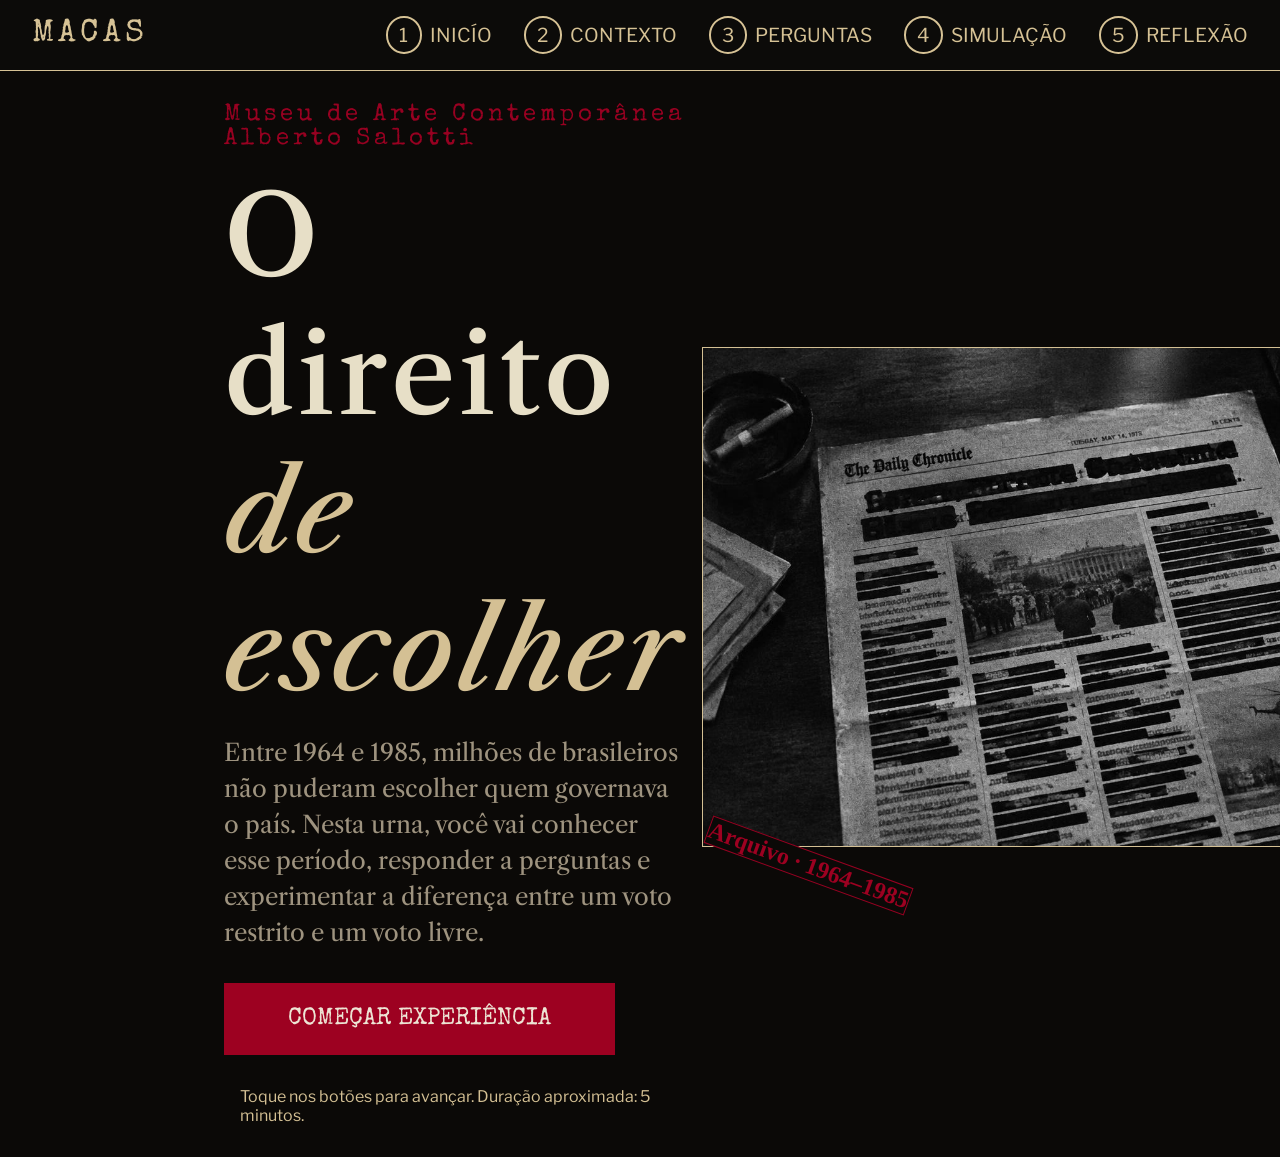
<file: index.html>
<!doctype html>
<html lang="pt-br">
  <head>
    <meta charset="UTF-8" />
    <meta name="viewport" content="width=device-width, initial-scale=1.0" />
    <link rel="stylesheet" href="styles.css" />
    <link rel="icon" href="img/punho-para-cima.png" type="image/png" />
    <link rel="preconnect" href="https://fonts.googleapis.com" />
    <link rel="preconnect" href="https://fonts.gstatic.com" crossorigin />
    <link
      href="https://fonts.googleapis.com/css2?family=Libre+Caslon+Text:ital,wght@0,400;0,700;1,400&family=Libre+Franklin:ital,wght@0,100..900;1,100..900&family=Poppins:ital,wght@0,100;0,200;0,300;0,400;0,500;0,600;0,700;0,800;0,900;1,100;1,200;1,300;1,400;1,500;1,600;1,700;1,800;1,900&family=Special+Elite&display=swap"
      rel="stylesheet"
    />
    <title>MACAS</title>
  </head>
  <body>
    <header>
      <h1>MACAS</h1>
      <div class="itens">
        <div class="iten">
          <p class="circulo">1</p>
          <p>INICÍO</p>
        </div>
        <div class="iten">
          <p class="circulo">2</p>
          <p>CONTEXTO</p>
        </div>
        <div class="iten">
          <p class="circulo">3</p>
          <p>PERGUNTAS</p>
        </div>
        <div class="iten">
          <p class="circulo">4</p>
          <p>SIMULAÇÃO</p>
        </div>
        <div class="iten">
          <p class="circulo">5</p>
          <p>REFLEXÃO</p>
        </div>
      </div>
    </header>
    <main>
      <section class="parte1">
        <div class="direita">
          <p class="museu">Museu de Arte Contemporânea Alberto Salotti</p>
          <h1>O direito <br /><span>de escolher</span></h1>
          <h2>
            Entre 1964 e 1985, milhões de brasileiros não puderam escolher quem
            governava o país. Nesta urna, você vai conhecer esse período,
            responder a perguntas e experimentar a diferença entre um voto
            restrito e um voto livre.
          </h2>
          <a href="contexto.html" class="começar"><button>COMEÇAR EXPERIÊNCIA</button></a>
          <p class="des">
            Toque nos botões para avançar. Duração aproximada: 5 minutos.
          </p>
        </div>

        <div class="esquerda">
          <img src="img/censura-arquivo-BEOPoXmY.jpg" alt="" />
          <h1>Arquivo · 1964–1985</h1>
        </div>
      </section>
    </main>
    <footer></footer>
    <script src="script.js"></script>
  </body>
</html>
</file>
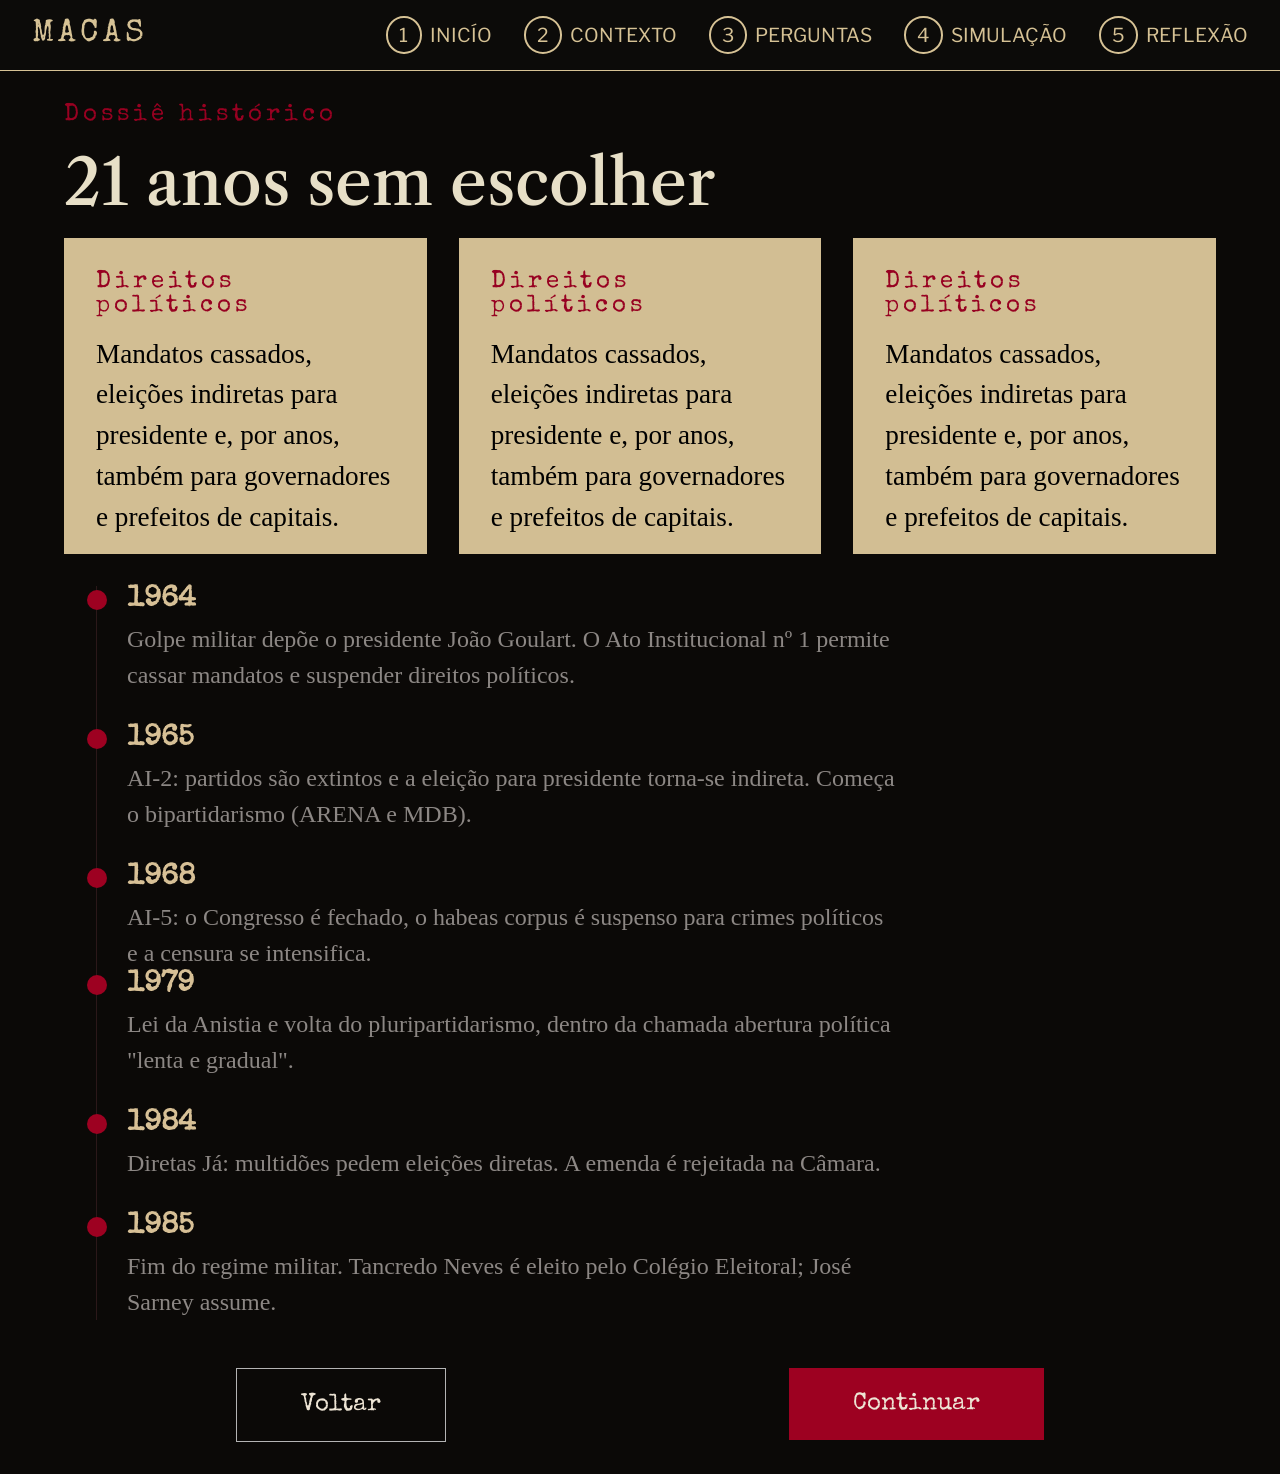
<file: contexto.html>
<!doctype html>
<html lang="en">
  <head>
    <meta charset="UTF-8" />
    <meta name="viewport" content="width=device-width, initial-scale=1.0" />
    <link rel="stylesheet" href="styles.css" />
    <link rel="icon" href="img/punho-para-cima.png" type="image/png" />
    <link rel="preconnect" href="https://fonts.googleapis.com" />
    <link rel="preconnect" href="https://fonts.gstatic.com" crossorigin />
    <link
      href="https://fonts.googleapis.com/css2?family=Libre+Caslon+Text:ital,wght@0,400;0,700;1,400&family=Libre+Franklin:ital,wght@0,100..900;1,100..900&family=Poppins:ital,wght@0,100;0,200;0,300;0,400;0,500;0,600;0,700;0,800;0,900;1,100;1,200;1,300;1,400;1,500;1,600;1,700;1,800;1,900&family=Special+Elite&display=swap"
      rel="stylesheet"
    />
    <title>MACAS</title>
  </head>
  <body>
    <header>
      <h1>MACAS</h1>
      <div class="itens">
        <div class="iten">
          <p class="circulo">1</p>
          <p>INICÍO</p>
        </div>
        <div class="iten">
          <p class="circulo">2</p>
          <p>CONTEXTO</p>
        </div>
        <div class="iten">
          <p class="circulo">3</p>
          <p>PERGUNTAS</p>
        </div>
        <div class="iten">
          <p class="circulo">4</p>
          <p>SIMULAÇÃO</p>
        </div>
        <div class="iten">
          <p class="circulo">5</p>
          <p>REFLEXÃO</p>
        </div>
      </div>
    </header>
    <main>
      <section class="parte2">
        <p class="dosie">Dossiê histórico</p>
        <h1>21 anos sem escolher</h1>
        <div class="cards">
          <div class="card">
            <h2>Direitos políticos</h2>
            <p>
              Mandatos cassados, eleições indiretas para presidente e, por anos,
              também para governadores e prefeitos de capitais.
            </p>
          </div>
          <div class="card">
            <h2>Direitos políticos</h2>
            <p>
              Mandatos cassados, eleições indiretas para presidente e, por anos,
              também para governadores e prefeitos de capitais.
            </p>
          </div>
          <div class="card">
            <h2>Direitos políticos</h2>
            <p>
              Mandatos cassados, eleições indiretas para presidente e, por anos,
              também para governadores e prefeitos de capitais.
            </p>
          </div>
        </div>
         <div class="timeline">
    <div class="timeline-item">
      <h3 class="timeline-year">1964</h3>
      <p class="timeline-text">
        Golpe militar depõe o presidente João Goulart. O Ato Institucional nº 1 permite cassar mandatos e suspender direitos políticos.
      </p>
    </div>

    <div class="timeline-item">
      <h3 class="timeline-year">1965</h3>
      <p class="timeline-text">
        AI-2: partidos são extintos e a eleição para presidente torna-se indireta. Começa o bipartidarismo (ARENA e MDB).
      </p>
    </div>

    <div class="timeline-item">
      <h3 class="timeline-year">1968</h3>
      <p class="timeline-text">
        AI-5: o Congresso é fechado, o habeas corpus é suspenso para crimes políticos e a censura se intensifica.
      </p>
       <div class="timeline-item">
      <h3 class="timeline-year">1979</h3>
      <p class="timeline-text">
        Lei da Anistia e volta do pluripartidarismo, dentro da chamada abertura política "lenta e gradual".
      </p>
    </div>
     <div class="timeline-item">
      <h3 class="timeline-year">1984</h3>
      <p class="timeline-text">
        Diretas Já: multidões pedem eleições diretas. A emenda é rejeitada na Câmara.
      </p>
    </div>
     <div class="timeline-item">
      <h3 class="timeline-year">1985</h3>
      <p class="timeline-text">
        Fim do regime militar. Tancredo Neves é eleito pelo Colégio Eleitoral; José Sarney assume.
      </p>
    </div>
    </div>
  </div>
        <div class="buttoes">
          <a href="index.html"><button class="voltar">Voltar</button></a>
          <a href="pergunta.html"><button class="continuar">Continuar</button></a>
        </div>
      </section>
    </main>
    <script src="script.js"></script>
  </body>
</html>
</file>
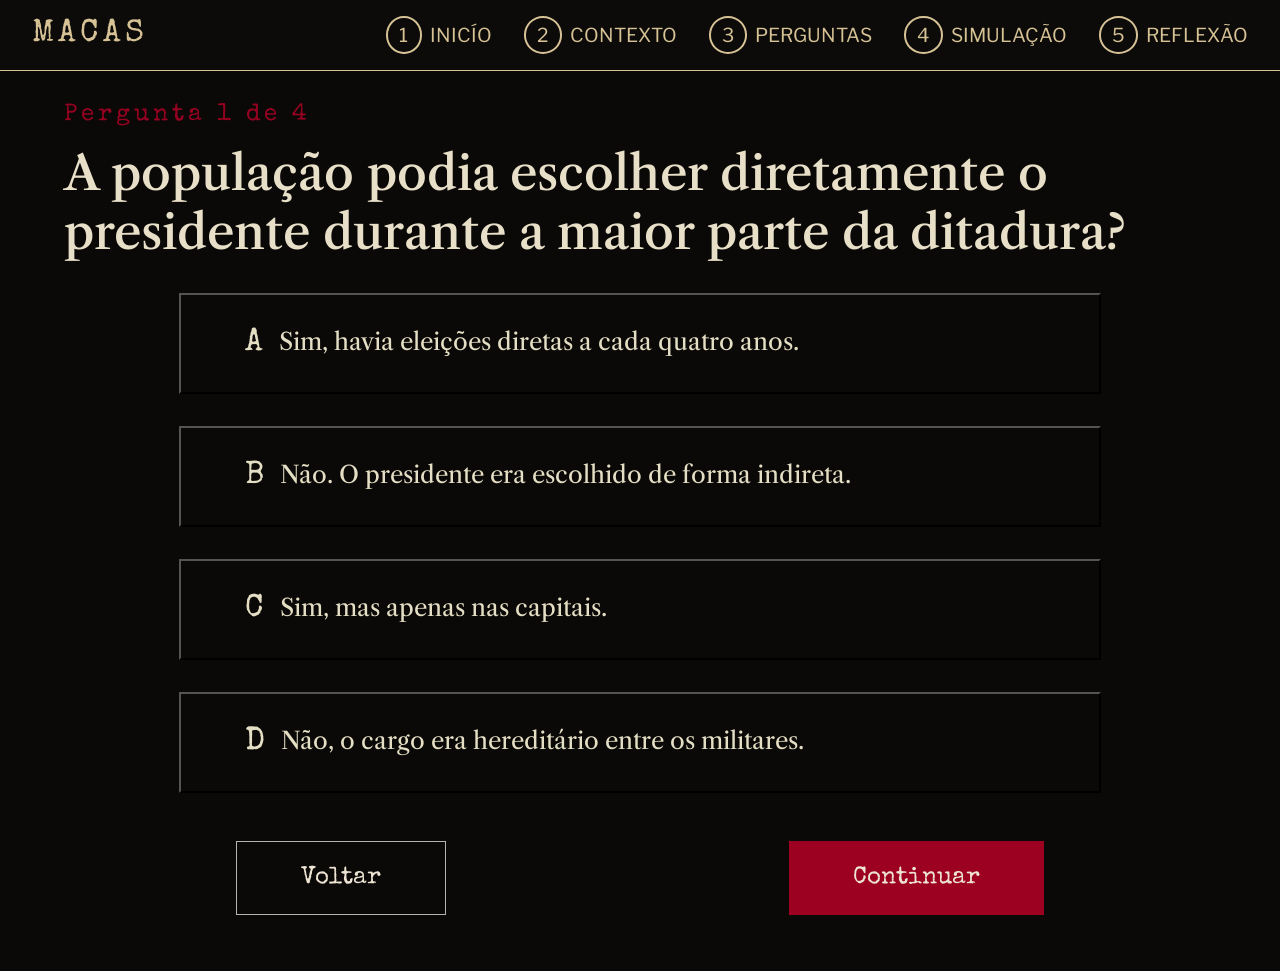
<file: pergunta.html>
<!doctype html>
<html lang="en">
  <head>
    <meta charset="UTF-8" />
    <meta name="viewport" content="width=device-width, initial-scale=1.0" />
    <link rel="stylesheet" href="styles.css" />
    <link rel="icon" href="img/punho-para-cima.png" type="image/png" />
    <link rel="preconnect" href="https://fonts.googleapis.com" />
    <link rel="preconnect" href="https://fonts.gstatic.com" crossorigin />
    <link
      href="https://fonts.googleapis.com/css2?family=Libre+Caslon+Text:ital,wght@0,400;0,700;1,400&family=Libre+Franklin:ital,wght@0,100..900;1,100..900&family=Poppins:ital,wght@0,100;0,200;0,300;0,400;0,500;0,600;0,700;0,800;0,900;1,100;1,200;1,300;1,400;1,500;1,600;1,700;1,800;1,900&family=Special+Elite&display=swap"
      rel="stylesheet"
    />
     <title>MACAS</title>
  </head>
  <body>
    <header>
      <h1>MACAS</h1>
      <div class="itens">
        <div class="iten">
          <p class="circulo">1</p>
          <p>INICÍO</p>
        </div>
        <div class="iten">
          <p class="circulo">2</p>
          <p>CONTEXTO</p>
        </div>
        <div class="iten">
          <p class="circulo">3</p>
          <p>PERGUNTAS</p>
        </div>
        <div class="iten">
          <p class="circulo">4</p>
          <p>SIMULAÇÃO</p>
        </div>
        <div class="iten">
          <p class="circulo">5</p>
          <p>REFLEXÃO</p>
        </div>
      </div>
    </header>

    <main>
      <section class="parte3" id="pergunta1">
        <p id="QP" class="dosie">Pergunta 1 de 4</p>
        <h1 id="pergunta">
          A população podia escolher diretamente o presidente durante a maior
          parte da ditadura?
        </h1>
        <button id="opcao1" class="opcao"><span>A</span>Sim, havia eleições diretas a cada quatro anos.</button>
        <button id="opcao2" class="opcao"><span>B</span>Não. O presidente era escolhido de forma indireta.</button>
        <button id="opcao3" class="opcao"><span>C</span>Sim, mas apenas nas capitais.</button>
        <button id="opcao4" class="opcao"><span>D</span>Não, o cargo era hereditário entre os militares.</button>
        <div id="explica">
            <p class="explicacao" id="texto"></p>
          
        </div>
        <div class="buttoes">
          <a href="contexto.html"><button class="voltar">Voltar</button></a>
          <button id="proximo" class="continuar">Continuar</button>
        </div>
        
      </section>
    </main>
    <script src="script.js"></script>
  </body>
</html>
</file>
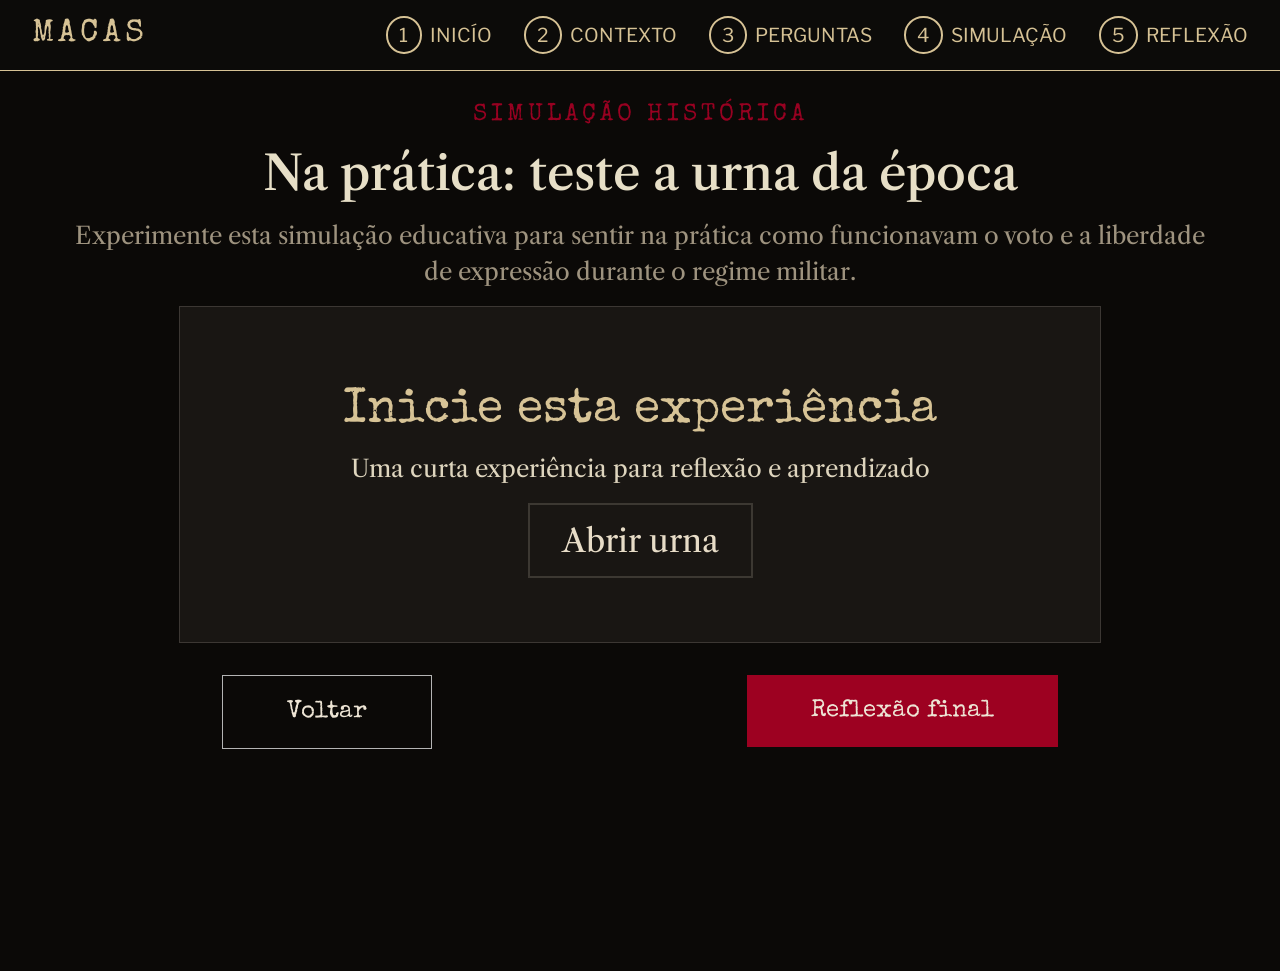
<file: simulacao.html>
<!doctype html>
<html lang="en">
  <head>
    <meta charset="UTF-8" />
    <meta name="viewport" content="width=device-width, initial-scale=1.0" />
    <link rel="stylesheet" href="styles.css" />
    <link rel="icon" href="img/punho-para-cima.png" type="image/png" />
    <link rel="preconnect" href="https://fonts.googleapis.com" />
    <link rel="preconnect" href="https://fonts.gstatic.com" crossorigin />
    <link
      href="https://fonts.googleapis.com/css2?family=Libre+Caslon+Text:ital,wght@0,400;0,700;1,400&family=Libre+Franklin:ital,wght@0,100..900;1,100..900&family=Poppins:ital,wght@0,100;0,200;0,300;0,400;0,500;0,600;0,700;0,800;0,900;1,100;1,200;1,300;1,400;1,500;1,600;1,700;1,800;1,900&family=Special+Elite&display=swap"
      rel="stylesheet"
    />
     <title>MACAS</title>
  </head>
  <body>
    <header>
      <h1>MACAS</h1>
      <div class="itens">
        <div class="iten">
          <p class="circulo">1</p>
          <p>INICÍO</p>
        </div>
        <div class="iten">
          <p class="circulo">2</p>
          <p>CONTEXTO</p>
        </div>
        <div class="iten">
          <p class="circulo">3</p>
          <p>PERGUNTAS</p>
        </div>
        <div class="iten">
          <p class="circulo">4</p>
          <p>SIMULAÇÃO</p>
        </div>
        <div class="iten">
          <p class="circulo">5</p>
          <p>REFLEXÃO</p>
        </div>
      </div>
    </header>
    <main>
      <section class="parte4">
        <p class="dosie">SIMULAÇÃO HISTÓRICA</p>
        <h1>Na prática: teste a urna da época</h1>
        <h2>Experimente esta simulação educativa para sentir na prática como funcionavam o voto e a liberdade de expressão durante o regime militar.</h2>
         <div class="caixa">
            <h1>Inicie esta experiência</h1>
            <h2>Uma curta experiência para reflexão e aprendizado</h2>
            <a href="./URNA/URNA.html">Abrir urna</a>
         </div>
        <div class="buttoes">
          <a href="pergunta.html"><button class="voltar">Voltar</button></a>
          <a href="reflexao.html"><button class="continuar">Reflexão final</button></a>
        </div>
      </section>
    </main>
    <script src="script.js"></script>
  </body>
</html>
</file>
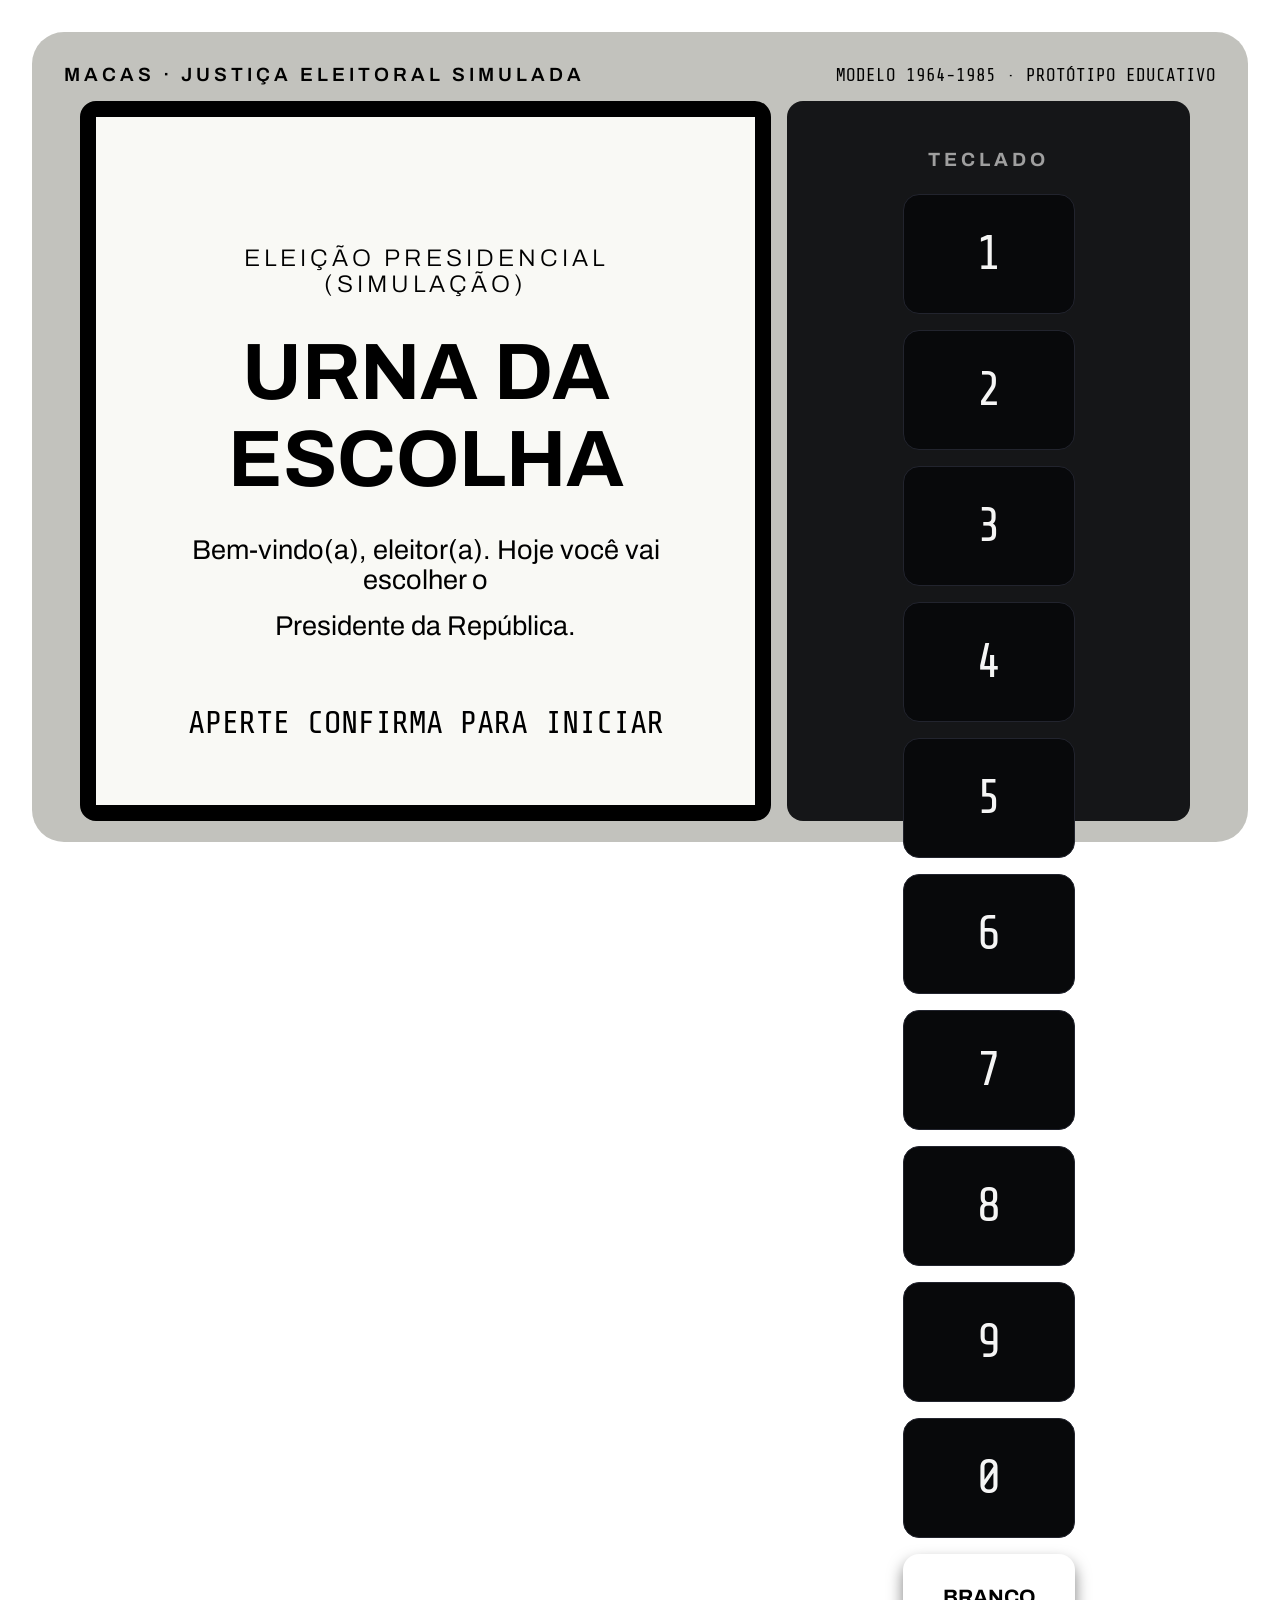
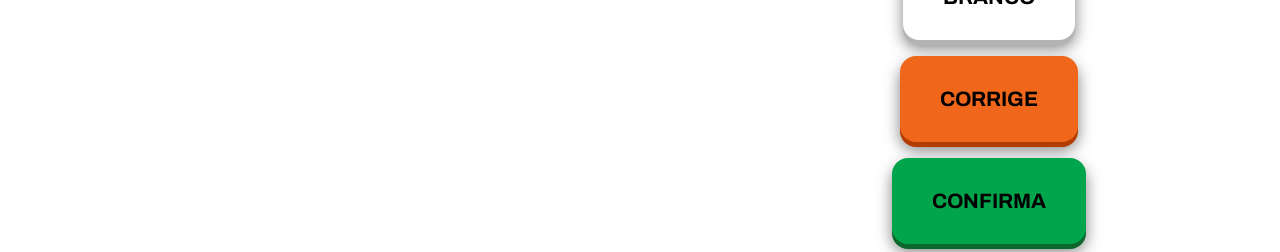
<file: URNA/URNA.html>
<!doctype html>
<html lang="en">
  <head>
    <meta charset="UTF-8" />
    <meta name="viewport" content="width=device-width, initial-scale=1.0" />
    <title>MACAS</title>
     <link rel="icon" href="../img/punho-para-cima.png" type="image/png" />
    <link rel="preconnect" href="https://fonts.googleapis.com" />
    <link rel="preconnect" href="https://fonts.gstatic.com" crossorigin />
    <link
      href="https://fonts.googleapis.com/css2?family=Archivo:ital,wght@0,100..900;1,100..900&family=Share+Tech+Mono&display=swap"
      rel="stylesheet"
    />
    <link rel="stylesheet" href="./URNA.css" />
  </head>
  <body>
    <main>
      <div class="urna">
        <div class="textos">
          <h2 class="maca">MACAS · JUSTIÇA ELEITORAL SIMULADA</h2>
          <h2 class="mode">MODELO 1964-1985 · PROTÓTIPO EDUCATIVO</h2>
        </div>
        <div class="diviso">
          <div class="tela">
            <h2>ELEIÇÃO PRESIDENCIAL (SIMULAÇÃO)</h2>
            <h1>URNA DA ESCOLHA</h1>
            <p>Bem-vindo(a), eleitor(a). Hoje você vai escolher o</p>
            <p>Presidente da República.</p>

            <h3>APERTE CONFIRMA PARA INICIAR</h3>
          </div>
          <div class="teclas">
            <h2>TECLADO</h2>
            <div class="teclasn">
              <button>1</button><button>2</button><button>3</button>
            </div>
            <div class="teclasn">
              <button>4</button><button>5</button><button>6</button>
            </div>
            <div class="teclasn">
              <button>7</button><button>8</button><button>9</button>
            </div>
            <div class="teclasn">
             <button>0</button>
            </div>
            <div class="teclasl"><button class="br">BRANCO</button><button class="corrige">CORRIGE</button><a href="urna2.html"><button class="confirma">CONFIRMA</button></a></divclas>
          </div>
        </div>
      </div>
    </main>
  </body>
</html>
</file>
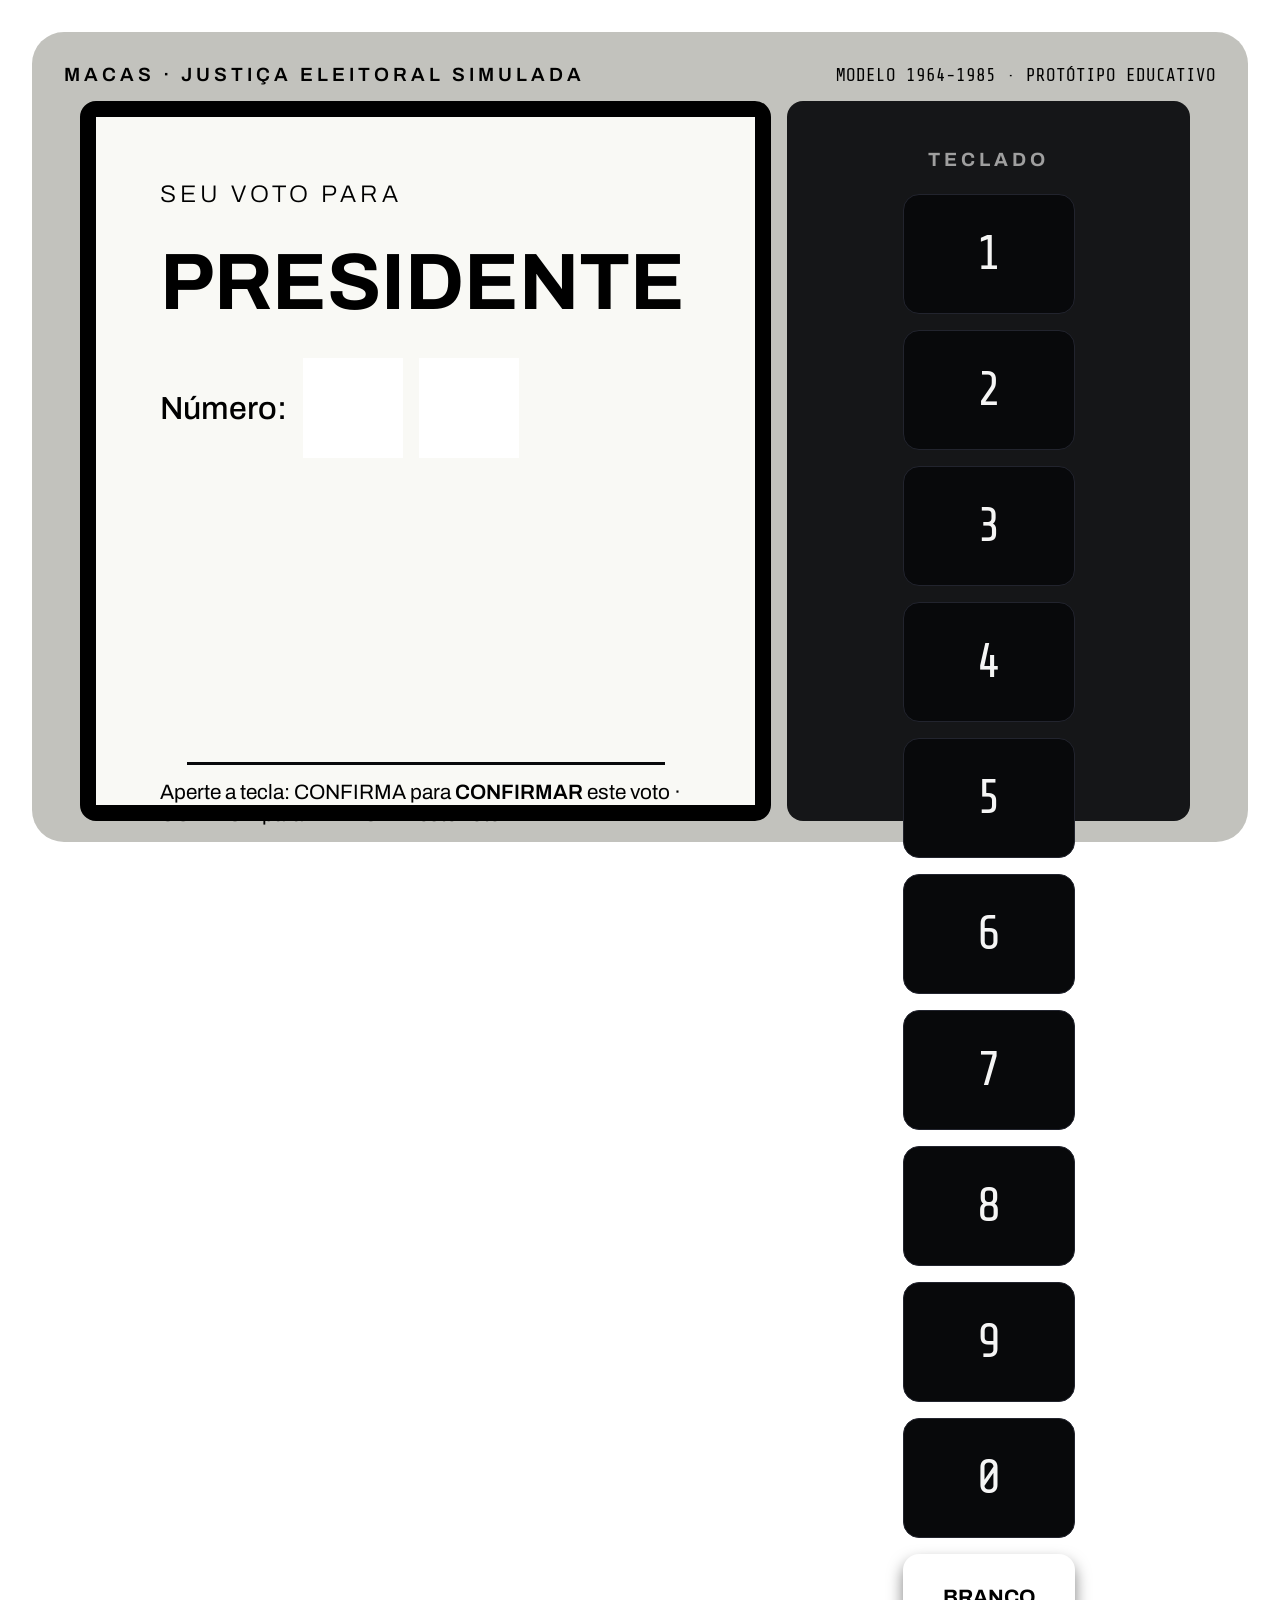
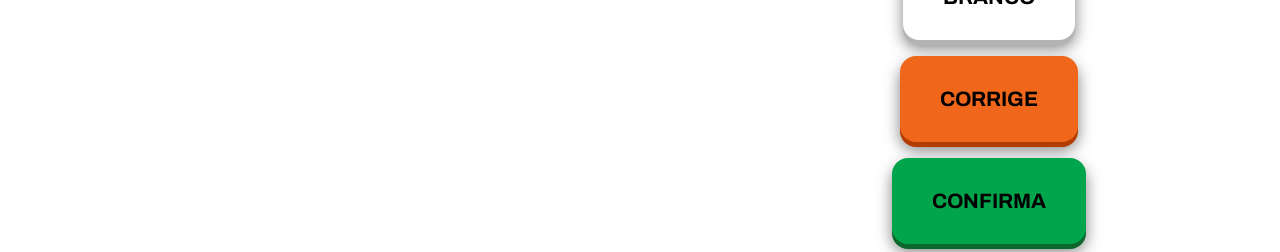
<file: URNA/urna3.html>
<!doctype html>
<html lang="en">
  <head>
    <meta charset="UTF-8" />
    <meta name="viewport" content="width=device-width, initial-scale=1.0" />
     <title>MACAS</title>
     <link rel="icon" href="../img/punho-para-cima.png" type="image/png" />
    <link rel="preconnect" href="https://fonts.googleapis.com" />
    <link rel="preconnect" href="https://fonts.gstatic.com" crossorigin />
    <link
      href="https://fonts.googleapis.com/css2?family=Archivo:ital,wght@0,100..900;1,100..900&family=Share+Tech+Mono&display=swap"
      rel="stylesheet"
    />
    <link rel="stylesheet" href="./URNA.css" />
  </head>
  <body>
    <main>
      <div class="urna">
        <div class="textos">
          <h2 class="maca">MACAS · JUSTIÇA ELEITORAL SIMULADA</h2>
          <h2 class="mode">MODELO 1964-1985 · PROTÓTIPO EDUCATIVO</h2>
        </div>
        <div class="diviso">
          <div class="tela">
           <div class="input">
                <h2>SEU VOTO PARA</h2>
                <h1>PRESIDENTE</h1>
                <div class="voto"><h4>Número:</h4> <input class="inpun1" type="number"><input class="inpun2" type="number"></div>
                <hr>
                <p>Aperte a tecla: CONFIRMA para <span>CONFIRMAR</span>  este voto · <span> CORRIGE</span> para <span> REINICIAR</span> este voto</p>
           </div>
          
          </div>
          <div class="teclas">
            <h2>TECLADO</h2>
            <div class="teclasn">
              <button>1</button><button>2</button><button>3</button>
            </div>
            <div class="teclasn">
              <button>4</button><button>5</button><button>6</button>
            </div>
            <div class="teclasn">
              <button>7</button><button>8</button><button>9</button>
            </div>
            <div class="teclasn">
             <button>0</button>
            </div>
            <div class="teclasl"><a href="urna2.html"><button class="br">BRANCO</button></a><button class="corrige">CORRIGE</button><a href="urna4.html"><button class="confirma">CONFIRMA</button></a></divclas>
          </div>
        </div>
      </div>
    </main>
  </body>
</html>
</file>
<file: styles.css>
* {
  box-sizing: border-box;
  margin: 0;
  padding: 0;
}

@view-transition {
  navigation: auto;
}


@keyframes surgirSuave {
  from {
    opacity: 0;
    transform: translateY(22px);
  }
  to {
    opacity: 1;
    transform: translateY(0);
  }
}

header {
  display: flex;
  justify-content: space-between;
  padding: 1rem 2rem;
  background-color: #0c0b09;
  align-items: center;
  border-bottom: #d6c295 1px solid;

  h1 {
    color: #d6c295;
    font-family: "Special Elite", system-ui;
    font-weight: 300;
    letter-spacing: 4px;
  }
}

.iten {
  display: flex;
  justify-content: center;
  align-items: center;
  gap: 0.5rem;
  font-family: "Libre Franklin", sans-serif;
  color: #d6c295;
  font-size: 1.2rem;
}

.itens {
  display: flex;
  gap: 2rem;
}

.circulo {
  padding: 0.3rem 0.7rem;
  border: 2px #d6c295 solid;
  font-size: 1.2rem;
  border-radius: 50%;
}


.parte1 {
  display: flex;
  padding: 1rem 4rem;
  min-height: 100vh;
  align-items: center;
  min-width: 100vh;
  background-color: #0b0907;
  justify-content: space-between;
}

.des {
  color: #d4c094;
  font-family: "Libre Franklin", sans-serif;
  margin: 1rem;
}

.direita {
  margin-left: 10rem;
  margin-right: 1rem;

  .museu {
    opacity: 0;
    animation: surgirSuave 0.6s ease-out 0.1s forwards;
  }

  button {
    background-color: #9d0121;
    color: #ede4d4;
    padding: 1.5rem 4rem;
    font-family: "Special Elite", system-ui;
    font-size: 1.5rem;
    border: none;
    margin: 1rem auto;
    transition: all 0.5s ease;
    opacity: 0;
    animation: surgirSuave 0.6s ease-out 0.55s forwards;
  }
  button:hover {
    background-color: #b6032a;
    transform: translateY(-4px);
  }
  h1 {
    font-size: 7rem;
    font-weight: 500;
    letter-spacing: 4px;
    color: #e7dfc7;
    font-family: "Libre Caslon Text", serif;
    font-style: normal;
    opacity: 0;
    animation: surgirSuave 0.6s ease-out 0.25s forwards;

    span {
      font-style: italic;
      color: #d4c094;
    }
  }
  h2 {
    font-family: "Libre Caslon Text", serif;
    font-style: normal;
    font-weight: 400;
    margin: 1rem auto;
    font-size: 1.5rem;
    line-height: 1.5;
    color: #9e937f;
    opacity: 0;
    animation: surgirSuave 0.6s ease-out 0.4s forwards;
  }
}

.museu {
  font-family: "Special Elite", system-ui;
  font-weight: 300;
  margin: 1rem auto;
  color: #970121;
  font-size: 1.5rem;
  letter-spacing: 4px;
}

.esquerda {
  margin-right: 10rem;
  display: block;
  margin: auto;
  opacity: 0;
  animation: surgirSuave 0.8s ease-out 0.45s forwards;

  h1 {
    color: #9d0121;
    transform: rotate(20deg);
    border: #970121 solid 1px;
    width: fit-content;
    background-color: #0b0907;
  }
  img {
    height: 500px;
    border: #d4c094 1px solid;
  }
}


.dosie {
  font-family: "Special Elite", system-ui;
  font-weight: 300;
  margin: 1rem auto;
  color: #970121;
  font-size: 1.5rem;
  letter-spacing: 4px;
}

.timeline {
  position: relative;
  max-width: 800px;
  margin: 2rem;
  padding-left: 30px;
  border-left: 1px solid #2b1819;
}

.timeline-item {
  position: relative;
  margin-bottom: 32px;
  opacity: 0;
  animation: surgirSuave 0.5s ease-out forwards;
}

.timeline-item:nth-child(1) { animation-delay: 0.2s; }
.timeline-item:nth-child(2) { animation-delay: 0.35s; }
.timeline-item:nth-child(3) { animation-delay: 0.5s; }
.timeline-item:nth-child(4) { animation-delay: 0.65s; }
.timeline-item:nth-child(5) { animation-delay: 0.8s; }

.timeline-item::before {
  content: "";
  position: absolute;
  left: -40px;
  top: 4px;
  width: 20px;
  height: 20px;
  background-color: #9d0121;
  border-radius: 50%;
}

.timeline-year {
  color: #d7c096;
  font-family: "Special Elite", system-ui;
  font-size: 1.8rem;
  font-weight: bold;
  margin: 0 0 6px 0;
}

.timeline-text {
  color: #8c8784;
  font-size: 1.5rem;
  line-height: 1.5;
  margin: 0;
}

.parte2 {
  background-color: #0b0907;
  padding: 1rem 4rem;

  .dosie {
    opacity: 0;
    animation: surgirSuave 0.5s ease-out 0.1s forwards;
  }

  h1 {
    font-size: 4rem;
    color: #e7dfc7;
    font-family: "Libre Caslon Text", serif;
    font-weight: 500;
    margin: 1rem auto;
    opacity: 0;
    animation: surgirSuave 0.5s ease-out 0.2s forwards;
  }

  .buttoes {
    opacity: 0;
    animation: surgirSuave 0.5s ease-out 0.85s forwards;
  }
}

.cards {
  display: flex;
  justify-content: space-between;
  gap: 2rem;
}

.card {
  background-color: #d2be93;
  padding: 1rem 2rem;
  transition: all 0.5s ease;
  opacity: 0;
  animation: surgirSuave 0.5s ease-out forwards;

  h2 {
    font-family: "Special Elite", system-ui;
    font-weight: 300;
    margin: 1rem auto;
    color: #970121;
    font-size: 1.5rem;
    letter-spacing: 4px;
  }
  p {
    font-size: 1.7rem;
    line-height: 1.5;
  }
}

.card:nth-child(1) { animation-delay: 0.3s; }
.card:nth-child(2) { animation-delay: 0.45s; }
.card:nth-child(3) { animation-delay: 0.6s; }
.card:nth-child(4) { animation-delay: 0.75s; }

.card:hover {
  transform: rotate(10deg) scale(1.05) translateY(-4px);
}


.buttoes {
  display: flex;
  justify-content: space-around;
}

.voltar {
  background-color: transparent;
  color: #ede4d4;
  padding: 1.5rem 4rem;
  font-family: "Special Elite", system-ui;
  font-size: 1.5rem;
  border: 0.1px solid #b4b4b4;
  margin: 1rem auto;
  transition: all 0.5s ease;
}

.voltar:hover {
  background-color: #d4c094;
  color: #0b0907;
  transform: translateY(-4px);
}

.continuar {
  background-color: #9d0121;
  color: #ede4d4;
  padding: 1.5rem 4rem;
  font-family: "Special Elite", system-ui;
  font-size: 1.5rem;
  border: none;
  margin: 1rem 0;
  transition: all 0.5s ease;
}

.continuar:hover {
  background-color: #b6032a;
  transform: translateY(-4px);
}


.parte3 {
  background-color: #0b0907;
  padding: 1rem 4rem;
  min-height: 100vh;
  align-items: center;

  #QP {
    opacity: 0;
    animation: surgirSuave 0.5s ease-out 0.1s forwards;
  }

  h1 {
    font-size: 3rem;
    color: #e7dfc7;
    font-family: "Libre Caslon Text", serif;
    font-weight: 500;
    margin: 1rem auto;
    opacity: 0;
    animation: surgirSuave 0.5s ease-out 0.2s forwards;
  }

  .buttoes {
    opacity: 0;
    animation: surgirSuave 0.5s ease-out 0.7s forwards;
  }
}

.opcao {
  display: block;
  margin: 2rem auto;
  width: 80%;
  font-size: 1.5rem;
  text-align: start;
  font-family: "Libre Caslon Text", serif;
  padding: 2rem 3rem;
  background-color: transparent;
  color: #e4dec4;
  transition: all 0.5s ease;
  opacity: 0;
  animation: surgirSuave 0.5s ease-out forwards;

  span {
    font-family: "Special Elite", system-ui;
    margin: 1rem;
    font-size: 2rem;
  }
}

#opcao1 { animation-delay: 0.3s; }
#opcao2 { animation-delay: 0.4s; }
#opcao3 { animation-delay: 0.5s; }
#opcao4 { animation-delay: 0.6s; }

.opcao:hover {
  background-color: #d6c295;
  color: #0b0907;
  transform: scale(1.05);
}

.opcaov {
  display: block;
  margin: 1rem auto;
  width: 80%;
  font-size: 2rem;
  text-align: start;
  font-family: "Libre Caslon Text", serif;
  padding: 1rem 2rem;
  background-color: #1a2015;
  border: 1px solid #569558;
  color: #d6c295;
}

.opcaof {
  display: block;
  margin: 1rem auto;
  width: 80%;
  font-size: 2rem;
  text-align: start;
  font-family: "Libre Caslon Text", serif;
  padding: 1rem 2rem;
  background-color: #220e0e;
  border: 1px solid #9d0020;
  color: #d6c295;
}

.começar {
  text-decoration: none;
  color: white;
}


#explica {
  display: none;
  margin: 1rem auto;
  padding: 24px 28px;
  width: 80%;
  background-color: #d3bf92;
  color: #0b0907;
  font-size: 1.8rem;
  font-family: "Libre Caslon Text", serif;
  line-height: 1.5;
  box-shadow: 0 4px 12px rgba(0, 0, 0, 0.3);
}

#explica.aparece {
  display: block;
  animation: surgirSuave 0.4s ease-out forwards;
}

#explica.acerto {
  border-left: 8px solid #2e7d32;
}

#explica.erro {
  border-left: 8px solid #9d0121;
}

.explicacao strong {
  display: block;
  width: fit-content;
  font-family: "Special Elite", system-ui;
  font-size: 2rem;
  font-weight: 500;
  padding: 0.2rem 0.6rem;
  margin-bottom: 18px; 
  transform: rotate(-6deg);
  background-color: transparent;
}


#explica.acerto .explicacao strong {
  color: #1b5e20;
  border: #2e7d32 solid 4px;
}


#explica.erro .explicacao strong {
  color: #9d0121;
  border: #970121 solid 4px;
}
.parte4 {
  background-color: #0b0907;
  padding: 1rem 4rem;
  min-height: 100vh;
  text-align: center;

  .dosie {
    opacity: 0;
    animation: surgirSuave 0.5s ease-out 0.1s forwards;
  }

  h1 {
    font-size: 3rem;
    color: #e7dfc7;
    font-family: "Libre Caslon Text", serif;
    font-weight: 500;
    margin: 1rem auto;
    opacity: 0;
    animation: surgirSuave 0.5s ease-out 0.2s forwards;
  }

  h2 {
    font-family: "Libre Caslon Text", serif;
    font-style: normal;
    font-weight: 400;
    margin: 1rem auto;
    font-size: 1.5rem;
    line-height: 1.5;
    color: #9e937f;
    opacity: 0;
    animation: surgirSuave 0.6s ease-out 0.35s forwards;
  }
}

.caixa {
  text-align: center;
  width: 80%;
  background-color: #191613;
  padding: 4rem 2rem;
  margin: 1rem auto;
  border: #3c3733 1px solid;
  opacity: 0;
  animation: surgirSuave 0.6s ease-out 0.5s forwards;

  h1 {
    color: #d7c396;
    font-family: "Special Elite", system-ui;
    opacity: 0;
    animation: surgirSuave 0.5s ease-out 0.65s forwards;
  }

  h2 {
    font-family: "Libre Caslon Text", serif;
    color: #ded5be;
    opacity: 0;
    animation: surgirSuave 0.5s ease-out 0.8s forwards;
  }

  a {
    color: #e7dcc7;
    padding: 1rem 2rem;
    border: 2px solid #3c3832;
    font-size: 2rem;
    font-family: "Libre Caslon Text", serif;
    background-color: transparent;
    transition: all 0.5s ease;
    display: inline-block;
    text-decoration: none;
    opacity: 0;
    animation: surgirSuave 0.5s ease-out 0.95s forwards;
  }

  a:hover {
    border: #e4dec4 2px solid;
    transform: scale(1.05) translateY(-4px);
    color: #e7dcc7;
  }
}


.parte5 {
  background-color: #0b0907;
  padding: 1rem 4rem;
  min-height: 100vh;
  text-align: center;

  .dosie {
    opacity: 0;
    animation: surgirSuave 0.5s ease-out 0.1s forwards;
  }

  > h1 {
    font-family: "Libre Caslon Text", serif;
    font-style: italic;
    color: #e7dfc7;
    font-size: 3rem;
    font-weight: 400;
    opacity: 0;
    animation: surgirSuave 0.6s ease-out 0.25s forwards;
  }

  .buttoes {
    opacity: 0;
    animation: surgirSuave 0.5s ease-out 0.95s forwards;
  }
}

.carta {
  text-align: start;
  margin: 1rem auto;
  padding: 24px 28px;
  width: 60%;
  background-color: #c4a782;
  color: #0b0907;
  font-size: 1rem;
  font-family: "Libre Caslon Text", serif;
  line-height: 1.5;
  box-shadow: 0 4px 12px rgba(0, 0, 0, 0.3);
  opacity: 0;
  animation: surgirSuave 0.6s ease-out 0.45s forwards;

  h2 {
    font-size: 1.5rem;
    text-transform: uppercase;
    font-family: "Special Elite", system-ui;
    color: #9d0121;
    font-weight: 200;
    opacity: 0;
    animation: surgirSuave 0.5s ease-out 0.6s forwards;
  }

  h1 {
    font-size: 1.5rem;
    color: #0b0907;
    font-style: normal;
    line-height: 1.5;
    margin: 1rem;
    font-weight: 200;
    opacity: 0;
    animation: surgirSuave 0.5s ease-out 0.75s forwards;
  }
}

.mes {
  font-family: "Special Elite", system-ui;
  color: #ccb88d;
  text-transform: uppercase;
  letter-spacing: 4px;
  font-weight: 300;
  margin: 2rem auto;
  opacity: 0;
  animation: surgirSuave 0.5s ease-out 0.85s forwards;
}


.equipe {
  width: 70%;
  margin: 4rem auto 2rem auto;
  padding-top: 2.5rem;
  border-top: 1px solid #3c3733;
  text-align: center;
  opacity: 0;
  animation: surgirSuave 0.6s ease-out 0.9s forwards;
}

.agradecimento {
  font-family: "Libre Caslon Text", serif;
  font-size: 1.4rem;
  color: #9e937f;
  max-width: 700px;
  margin: 1rem auto 2.5rem auto;
  line-height: 1.6;
}

.membros {
  display: flex;
  justify-content: center;
  flex-wrap: wrap;
  gap: 2rem;
}

.membro {
  background-color: #191613;
  border: 1px solid #3c3733;
  padding: 1.5rem 2rem;
  width: 210px;
  text-decoration: none;
  transition: all 0.4s ease;
  display: flex;
  flex-direction: column;
  align-items: center;
}

.membro img {
  width: 150px;
  height: 150px;
  border-radius: 50%;
  border: 2px solid #d6c295;
  object-fit: cover;
  margin-bottom: 1rem;
  transition: transform 0.4s ease;
}

.membro h3 {
  font-family: "Libre Caslon Text", serif;
  font-size: 1.2rem;
  font-weight: 500;
  color: #e7dfc7;
  margin-bottom: 0.3rem;
}

.membro span {
  font-family: "Special Elite", system-ui;
  font-size: 0.95rem;
  color: #d6c295;
  letter-spacing: 1px;
}

.membro:hover {
  border-color: #d6c295;
  transform: translateY(-6px);
}

.membro:hover img {
  transform: scale(1.06);
}
</file>
<file: URNA/URNA.css>
* {
  margin: 0;
  padding: 0;
  box-sizing: border-box;
}
input[type="number"]::-webkit-outer-spin-button,
input[type="number"]::-webkit-inner-spin-button {
  -webkit-appearance: none;
  margin: 0;
}
main {
  padding: 2rem;
}
.urna {
  width: 100%;
  height: 90vh;
  background-color: #c2c2bd;
  margin: auto;
  padding: 2rem;
  border-radius: 2rem;
}
.textos {
  display: flex;
  align-items: center;
  justify-content: space-between;
}
.diviso {
  display: flex;
  align-items: center;
}
.tela {
  background-color: #f9f9f5;
  width: 60%;
  text-align: center;
  padding: 4rem;
  height: 80vh;
  border: 1rem solid black;
  border-radius: 1rem;
  margin: 1rem;
  h2 {
    font-family: "Archivo", sans-serif;
    font-weight: 300;
    margin: 4rem auto 1rem auto;
    letter-spacing: 4px;
  }
  h1 {
    font-family: "Archivo", sans-serif;
    font-size: 5rem;
    margin: 2rem auto;
  }
  p {
    font-family: "Archivo", sans-serif;
    font-size: 1.7rem;
    margin: 1rem auto;
  }
  h3 {
    font-family: "Share Tech Mono", monospace;
    font-size: 2rem;
    font-weight: 400;
    margin: 4rem auto;
    animation: pisca 1s infinite alternate;
  }
}
@keyframes pisca {
  0% {
    opacity: 1;
  }

  100% {
    opacity: 0;
  }
}
.maca {
  font-family: "Archivo", sans-serif;
  font-weight: 600;
  letter-spacing: 4px;
  font-size: 1.2rem;
}
.mode {
  font-family: "Share Tech Mono", monospace;
  font-size: 1.1rem;
  font-weight: 300;
}
.teclas {
  width: 35%;
  text-align: center;
  border-radius: 1rem;
  height: 80vh;
  padding: 2rem;

  background-color: #151618;
  h2 {
    color: #9f9f9f;
    font-family: "Archivo", sans-serif;
    font-size: 1.2rem;
    margin: 1rem auto;
    letter-spacing: 4px;
  }
}
.teclasn {
  button {
    font-size: 3rem;
    color: #f5f5f5;
    border-radius: 1rem;
      font-family: "Share Tech Mono", monospace;
    border: 1px solid #22242e ;
    background-color: #08090b;
    padding: 2rem 4.5rem;
    margin: 0.5rem;
  }
}
.br,.confirma,.corrige {
    font-size: 1.3rem;
    padding: 2rem 2.5rem;
    border-radius: 1rem;
    border: none;
    margin: 0.5rem;
      font-family: "Archivo", sans-serif;
      font-weight: 700;
        transition: transform 0.1s ease, box-shadow 0.1s ease;
}
.br:active, .confirma:active, .corrige:active {
  transform: translateY(4px);
  box-shadow: 0 1px 0 rgba(0, 0, 0, 0.4), 0 3px 6px rgba(0, 0, 0, 0.5);
}
.confirma{
    background-color: #00a54c;
    padding: 2rem 2.5rem;
     box-shadow: 0 5px 0 #0d662d, 0 8px 15px rgba(0, 0, 0, 0.5);
}
.corrige{
background-color: #f0671b;
 box-shadow: 0 5px 0 #b33c00, 0 8px 15px rgba(0, 0, 0, 0.5);
}
.br{
background-color: #ffffff;
  box-shadow: 0 5px 0 #b3b3b3, 0 8px 15px rgba(0, 0, 0, 0.5);
}
.cadis{
    width: 30%;
    display: flex;
    margin-left: 7rem;
align-items: center;
justify-content: space-around;
    gap: 1rem;
    img{
        height: 200px;
    }
}
.cadi{
    border: 1px solid gray;
    padding: 2rem;
    h1{
        font-size: 4rem;
        margin: 1rem auto;
    }
}
.digite{
    p{
        font-size: 1.2rem;
    }
}
.ne{
    font-size: 1.2rem; font-weight: 800;
}
.con{
       font-family: "Share Tech Mono", monospace;
   
    font-weight: 400;
  font-size: 1.5rem;
    animation: pisca 1s infinite alternate;
}
.input{
    text-align: start;
    hr{
        height: 3px;
        width: 90%;
        background-color: #08090b;
        border: none;
        margin: 19rem auto 1rem auto;
    }
    h2{
margin: 0;
    }
    h4{
         font-family: "Archivo", sans-serif;
         font-size: 2rem;
         font-weight: 500;
    }
    p{
        margin: 1;
        font-size: 1.3rem;
        span{
            font-weight: 600;
        }
    }

}
.voto{
    display: flex;
    margin: 0;
    gap: 1rem;
    align-items: center;
    width: 30%;
    justify-content: start;
    
}
.inpun1,.inpun2{
    
        font-size: 4rem;
        padding: 0.5rem;
        text-align: center;
        height: 100px;
        width: 100px;
        outline: none;
        border: none;
        caret-color: transparent;
        animation: inputpisca 1s infinite;
  
}

@keyframes inputpisca {
    0%{
        border: 2px solid transparent;
    }
    50%{
        border: 2px solid gray;
    }
    100%{
        border: 2px solid black;
    }
}
.descricao{
    text-align: start;
    display: flex;
    h2{
     font-size: 1.2rem;
     margin: 0.5rem;
    }
    h1{
        font-size: 3rem;
     margin: 0.5rem;
    }
    h4{
        font-size: 2rem;
        font-family: "Archivo", sans-serif;
        font-weight: 400;
    }
    p{
        
        font-size: 1.5rem;
        span{
            font-weight: 700;
        }
    }
    img{
        width: 70%;
        border-radius: 1rem;
    }
}
.foto-candidato{
    text-align: center;
}
.input2{
    hr{
        height: 3px;
        width: 90%;
        background-color: #08090b;
        border: none;
        margin: 16rem auto 1rem auto;
    }
     p{
        margin: 1;
        font-size: 1.3rem;
        span{
            font-weight: 600;
        }
    }
}
</file>
